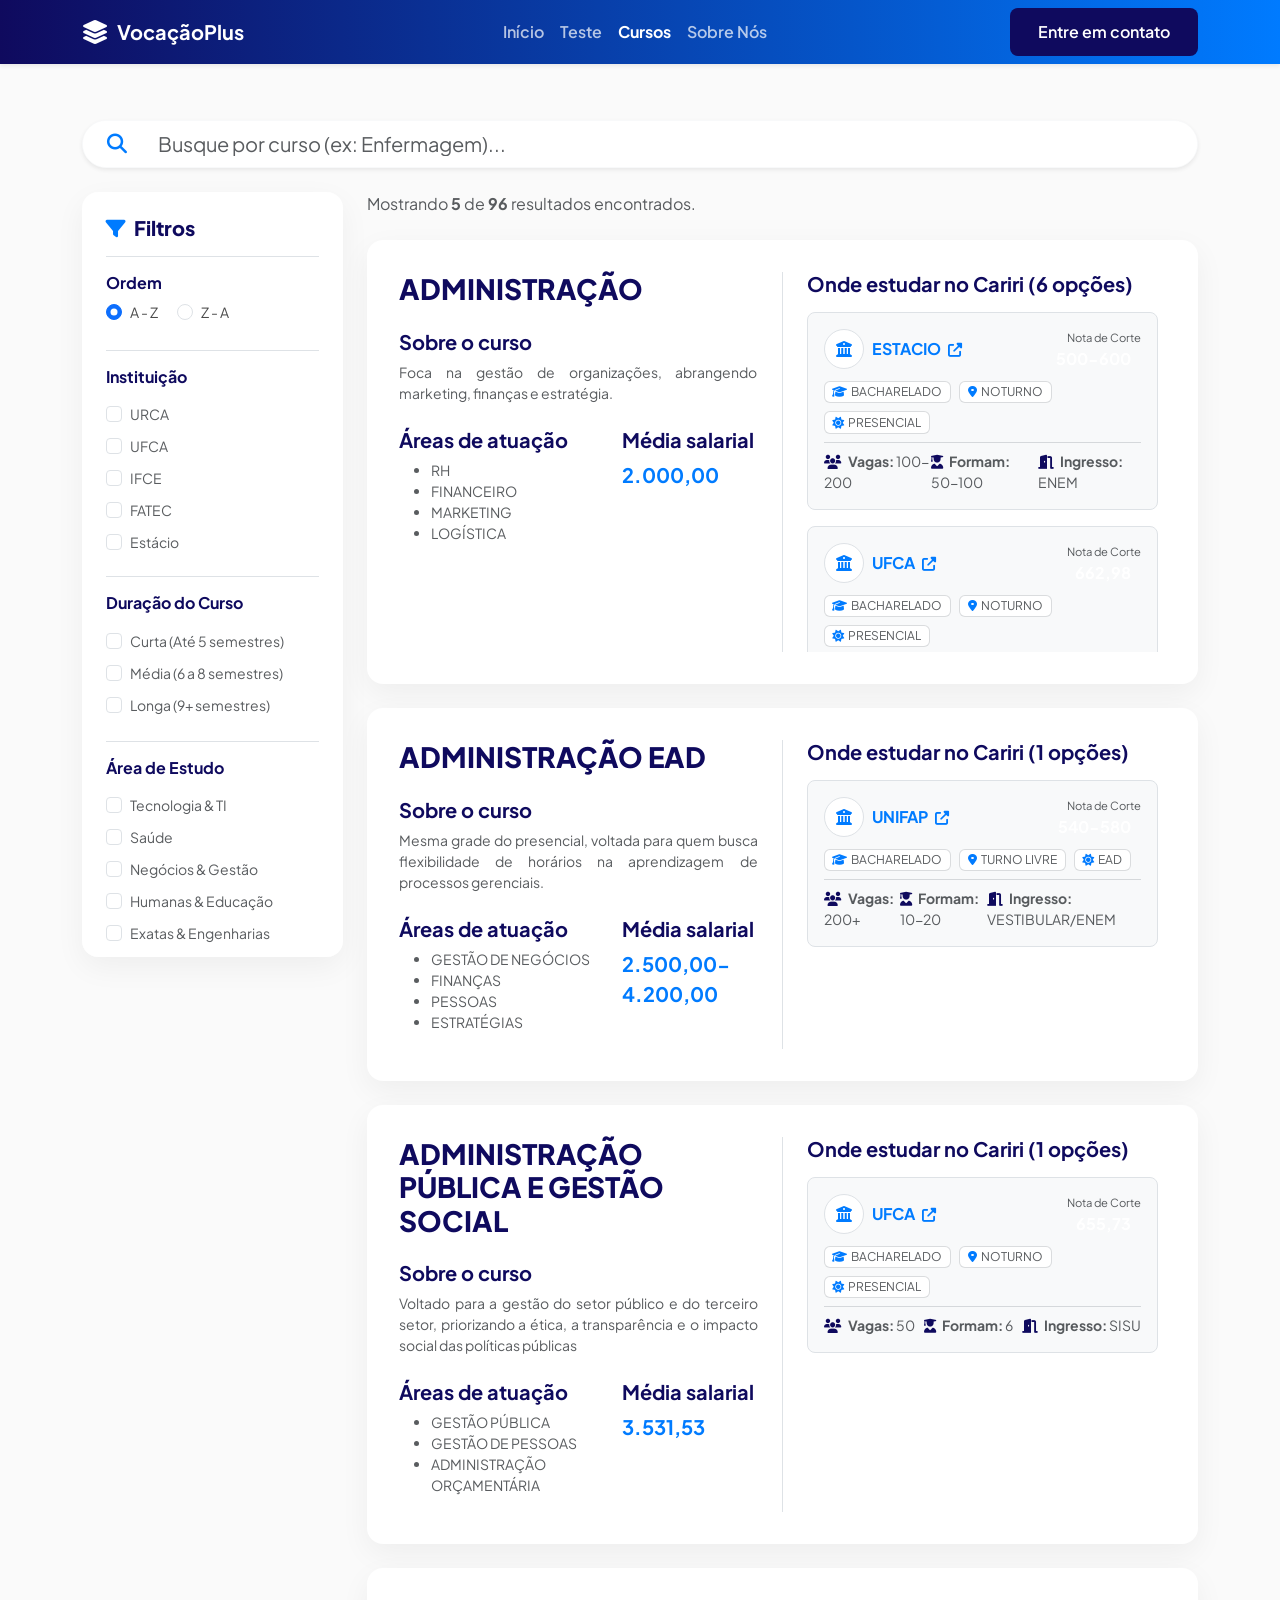
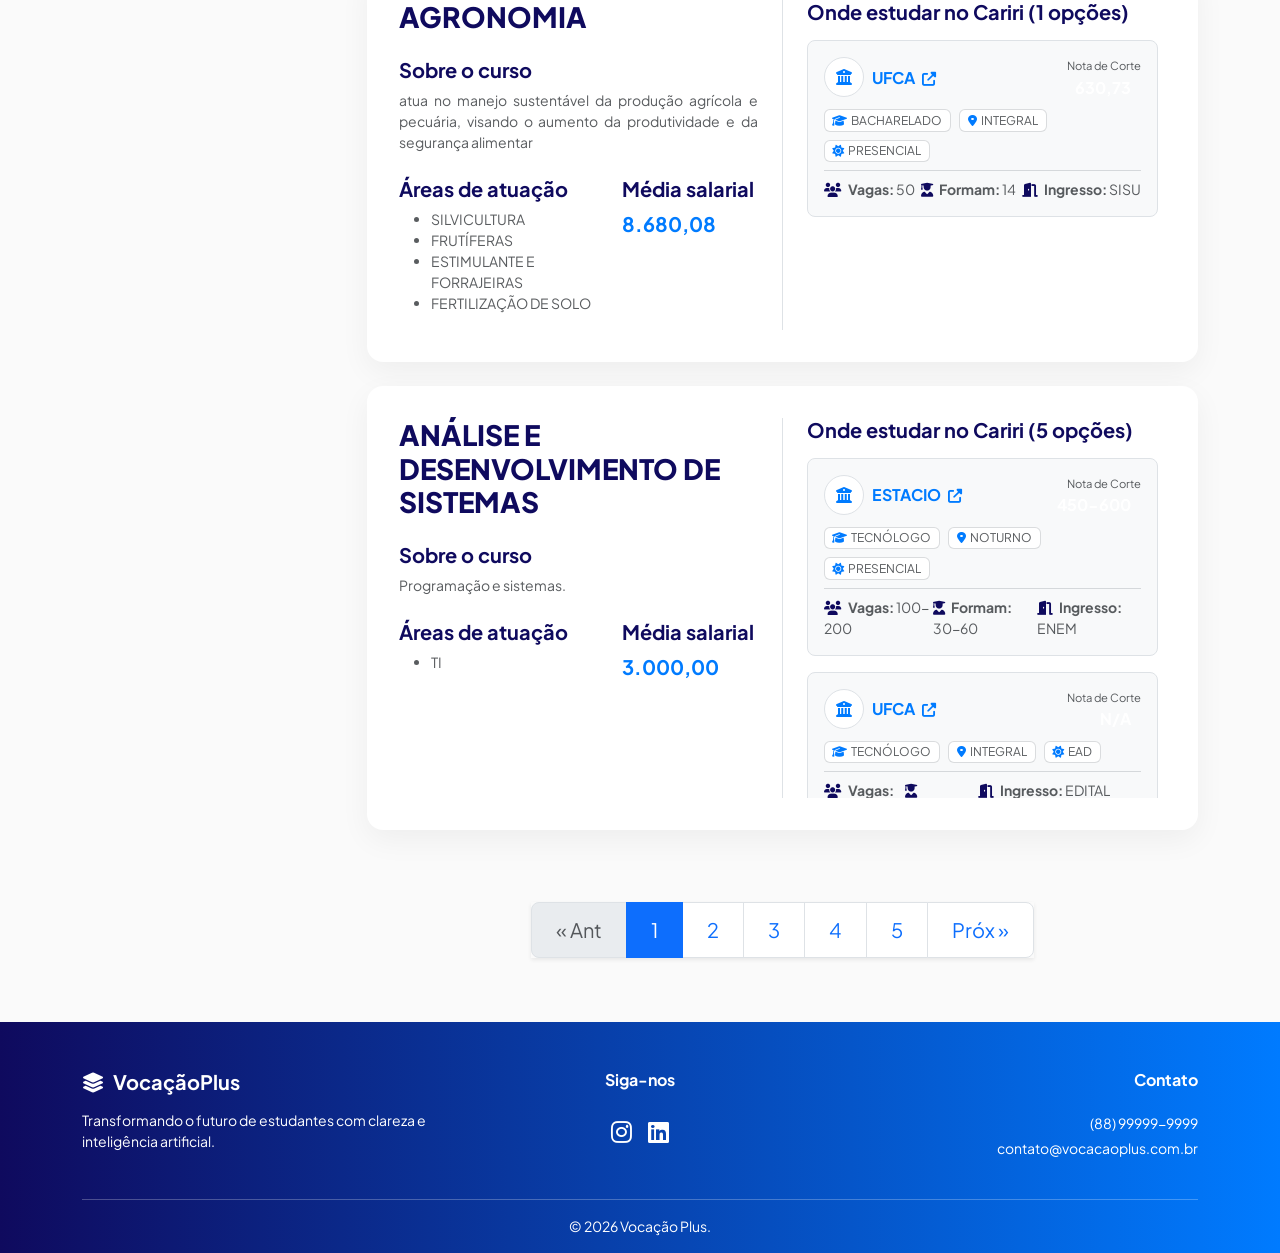
<file: cursos.html>
<!DOCTYPE html>
<html lang="pt-br">
<head>
    <meta charset="UTF-8">
    <meta name="viewport" content="width=device-width, initial-scale=1.0">
    <title>Catálogo de Cursos | Vocação Plus</title>
    <link href="https://cdn.jsdelivr.net/npm/bootstrap@5.3.0/dist/css/bootstrap.min.css" rel="stylesheet">
    <link rel="stylesheet" href="https://cdnjs.cloudflare.com/ajax/libs/font-awesome/6.4.0/css/all.min.css">
    <link rel="stylesheet" href="assets/css/style.css">
</head>
<body class="d-flex flex-column min-vh-100 bg-light-soft">

    <nav class="navbar navbar-expand-lg fixed-top bg-gradient-custom shadow-sm">
        <div class="container">
            <a class="navbar-brand fw-bold d-flex align-items-center text-white" href="index.html">
                <i class="fas fa-layer-group fs-4 me-2"></i> VocaçãoPlus
            </a>
            <button class="navbar-toggler border-0 text-white" type="button" data-bs-toggle="collapse" data-bs-target="#navbarNav">
                <i class="fas fa-bars"></i>
            </button>
            <div class="collapse navbar-collapse" id="navbarNav">
                <ul class="navbar-nav mx-auto">
                    <li class="nav-item"><a class="nav-link text-white-50" href="index.html">Início</a></li>
                    <li class="nav-item"><a class="nav-link text-white-50" href="quiz.html">Teste</a></li>
                    <li class="nav-item"><a class="nav-link text-white active" href="cursos.html">Cursos</a></li>
                    <li class="nav-item"><a class="nav-link text-white-50" href="sobre.html">Sobre Nós</a></li>
                </ul>
                <a href="#" class="btn btn-indigo">Entre em contato</a>
            </div>
        </div>
    </nav>

    <main class="flex-grow-1 pt-5 mt-5 container pb-5">
        
        <div class="row mb-4 pt-4">
            <div class="col-12">
                <div class="input-group input-group-lg shadow-sm rounded-pill overflow-hidden border border-light bg-white">
                    <span class="input-group-text bg-white border-0 text-vibrant ps-4"><i class="fas fa-search"></i></span>
                    <input type="text" id="input-pesquisa" class="form-control border-0 bg-white shadow-none text-muted" placeholder="Busque por curso (ex: Enfermagem)...">
                </div>
            </div>
        </div>

        <div class="row">
            <aside class="col-lg-3 mb-4">
                <div class="card-figma p-4 sticky-top" style="top: 100px; max-height: 85vh; overflow-y: auto;">
                    <div class="d-flex justify-content-between align-items-center border-bottom pb-3 mb-3">
                        <h5 class="fw-800 text-indigo mb-0"><i class="fas fa-filter me-2 text-vibrant"></i>Filtros</h5>
                        <button id="btn-limpar" class="btn btn-link text-muted small p-0 text-decoration-none d-none">Limpar</button>
                    </div>

                    <div class="mb-4">
                        <h6 class="fw-bold text-indigo mb-2">Ordem</h6>
                        <div class="form-check form-check-inline">
                            <input class="form-check-input" type="radio" name="ordem" id="ordem-az" value="az" checked>
                            <label class="form-check-label small" for="ordem-az">A - Z</label>
                        </div>
                        <div class="form-check form-check-inline">
                            <input class="form-check-input" type="radio" name="ordem" id="ordem-za" value="za">
                            <label class="form-check-label small" for="ordem-za">Z - A</label>
                        </div>
                    </div>

                    <div class="mb-4 border-top pt-3">
                        <h6 class="fw-bold text-indigo mb-3">Instituição</h6>
                        <div class="filtros-scroll" style="max-height: 150px; overflow-y: auto;">
                            <div class="form-check mb-2"><input class="form-check-input" type="checkbox" value="URCA" id="inst-urca" name="instituicao"><label class="form-check-label text-muted small" for="inst-urca">URCA</label></div>
                            <div class="form-check mb-2"><input class="form-check-input" type="checkbox" value="UFCA" id="inst-ufca" name="instituicao"><label class="form-check-label text-muted small" for="inst-ufca">UFCA</label></div>
                            <div class="form-check mb-2"><input class="form-check-input" type="checkbox" value="IFCE" id="inst-ifce" name="instituicao"><label class="form-check-label text-muted small" for="inst-ifce">IFCE</label></div>
                            <div class="form-check mb-2"><input class="form-check-input" type="checkbox" value="FATEC" id="inst-fatec" name="instituicao"><label class="form-check-label text-muted small" for="inst-fatec">FATEC</label></div>
                            <div class="form-check mb-2"><input class="form-check-input" type="checkbox" value="ESTÁCIO" id="inst-estacio" name="instituicao"><label class="form-check-label text-muted small" for="inst-estacio">Estácio</label></div>
                            <div class="form-check mb-2"><input class="form-check-input" type="checkbox" value="UNILEÃO" id="inst-unileao" name="instituicao"><label class="form-check-label text-muted small" for="inst-unileao">Unileão</label></div>
                            <div class="form-check mb-2"><input class="form-check-input" type="checkbox" value="UNINASSAU" id="inst-uninassau" name="instituicao"><label class="form-check-label text-muted small" for="inst-uninassau">Uninassau</label></div>
                            <div class="form-check mb-2"><input class="form-check-input" type="checkbox" value="UNIFAP" id="inst-unifap" name="instituicao"><label class="form-check-label text-muted small" for="inst-unifap">UNIFAP</label></div>
                            <div class="form-check mb-2"><input class="form-check-input" type="checkbox" value="UNIFAMEC" id="inst-unifamec" name="instituicao"><label class="form-check-label text-muted small" for="inst-unifamec">UNIFAMEC</label></div>
                        </div>
                    </div>


                    <div class="mb-4 border-top pt-3">
                        <h6 class="fw-bold text-indigo mb-3">Duração do Curso</h6>
                        <div class="form-check mb-2"><input class="form-check-input" type="checkbox" value="curto" id="dur-curto" name="duracao"><label class="form-check-label text-muted small" for="dur-curto">Curta (Até 5 semestres)</label></div>
                        <div class="form-check mb-2"><input class="form-check-input" type="checkbox" value="medio" id="dur-medio" name="duracao"><label class="form-check-label text-muted small" for="dur-medio">Média (6 a 8 semestres)</label></div>
                        <div class="form-check mb-2"><input class="form-check-input" type="checkbox" value="longo" id="dur-longo" name="duracao"><label class="form-check-label text-muted small" for="dur-longo">Longa (9+ semestres)</label></div>
                    </div>

                    <div class="mb-4 border-top pt-3">
                        <h6 class="fw-bold text-indigo mb-3">Área de Estudo</h6>
                        <div class="form-check mb-2"><input class="form-check-input" type="checkbox" value="TECNOLOGIA" name="area"><label class="form-check-label text-muted small">Tecnologia & TI</label></div>
                        <div class="form-check mb-2"><input class="form-check-input" type="checkbox" value="SAUDE" name="area"><label class="form-check-label text-muted small">Saúde</label></div>
                        <div class="form-check mb-2"><input class="form-check-input" type="checkbox" value="NEGOCIOS" name="area"><label class="form-check-label text-muted small">Negócios & Gestão</label></div>
                        <div class="form-check mb-2"><input class="form-check-input" type="checkbox" value="HUMANAS" name="area"><label class="form-check-label text-muted small">Humanas & Educação</label></div>
                        <div class="form-check mb-2"><input class="form-check-input" type="checkbox" value="EXATAS" name="area"><label class="form-check-label text-muted small">Exatas & Engenharias</label></div>
                    </div>

                    <button id="btn-filtrar" class="btn btn-indigo w-100 rounded-pill mt-2">Aplicar Filtros</button>
                </div>
            </aside>

            <section class="col-lg-9">
                <div class="d-flex justify-content-between align-items-center mb-4">
                    <p class="text-muted mb-0" id="info-resultados">Carregando cursos...</p>
                </div>

                <div id="container-cursos" class="row">
                    <div class="text-center py-5 my-5 w-100">
                        <div class="spinner-border text-vibrant" role="status"></div>
                    </div>
                </div>

                <nav class="mt-5 d-flex justify-content-center">
                    <ul class="pagination pagination-lg shadow-sm" id="paginacao-cursos"></ul>
                </nav>
            </section>
        </div>
    </main>

    <footer class="footer bg-gradient-custom pt-5 pb-3 text-white">
        <div class="container text-center text-lg-start">
            <div class="row gy-4">
                <div class="col-lg-4">
                    <h5 class="fw-bold"><i class="fas fa-layer-group me-2"></i>VocaçãoPlus</h5>
                    <p class="mt-3 small">Transformando o futuro de estudantes com clareza e inteligência artificial.</p>
                </div>
                <div class="col-lg-4 text-center">
                    <h6 class="fw-bold mb-4">Siga-nos</h6>
                    <div class="d-flex justify-content-center gap-3 fs-4">
                        <a href="#" class="text-white"><i class="fab fa-instagram"></i></a>
                        <a href="#" class="text-white"><i class="fab fa-linkedin"></i></a>
                    </div>
                </div>
                <div class="col-lg-4 text-center text-lg-end">
                    <h6 class="fw-bold mb-4">Contato</h6>
                    <p class="small mb-1">(88) 99999-9999</p>
                    <p class="small">contato@vocacaoplus.com.br</p>
                </div>
            </div>
            <hr class="mt-4 opacity-25">
            <p class="text-center small mb-0">&copy; 2026 Vocação Plus.</p>
        </div>
    </footer>

    <script src="https://cdn.jsdelivr.net/npm/bootstrap@5.3.0/dist/js/bootstrap.bundle.min.js"></script>
    <script src="assets/js/data.js"></script>
</body>
</html>
</file>
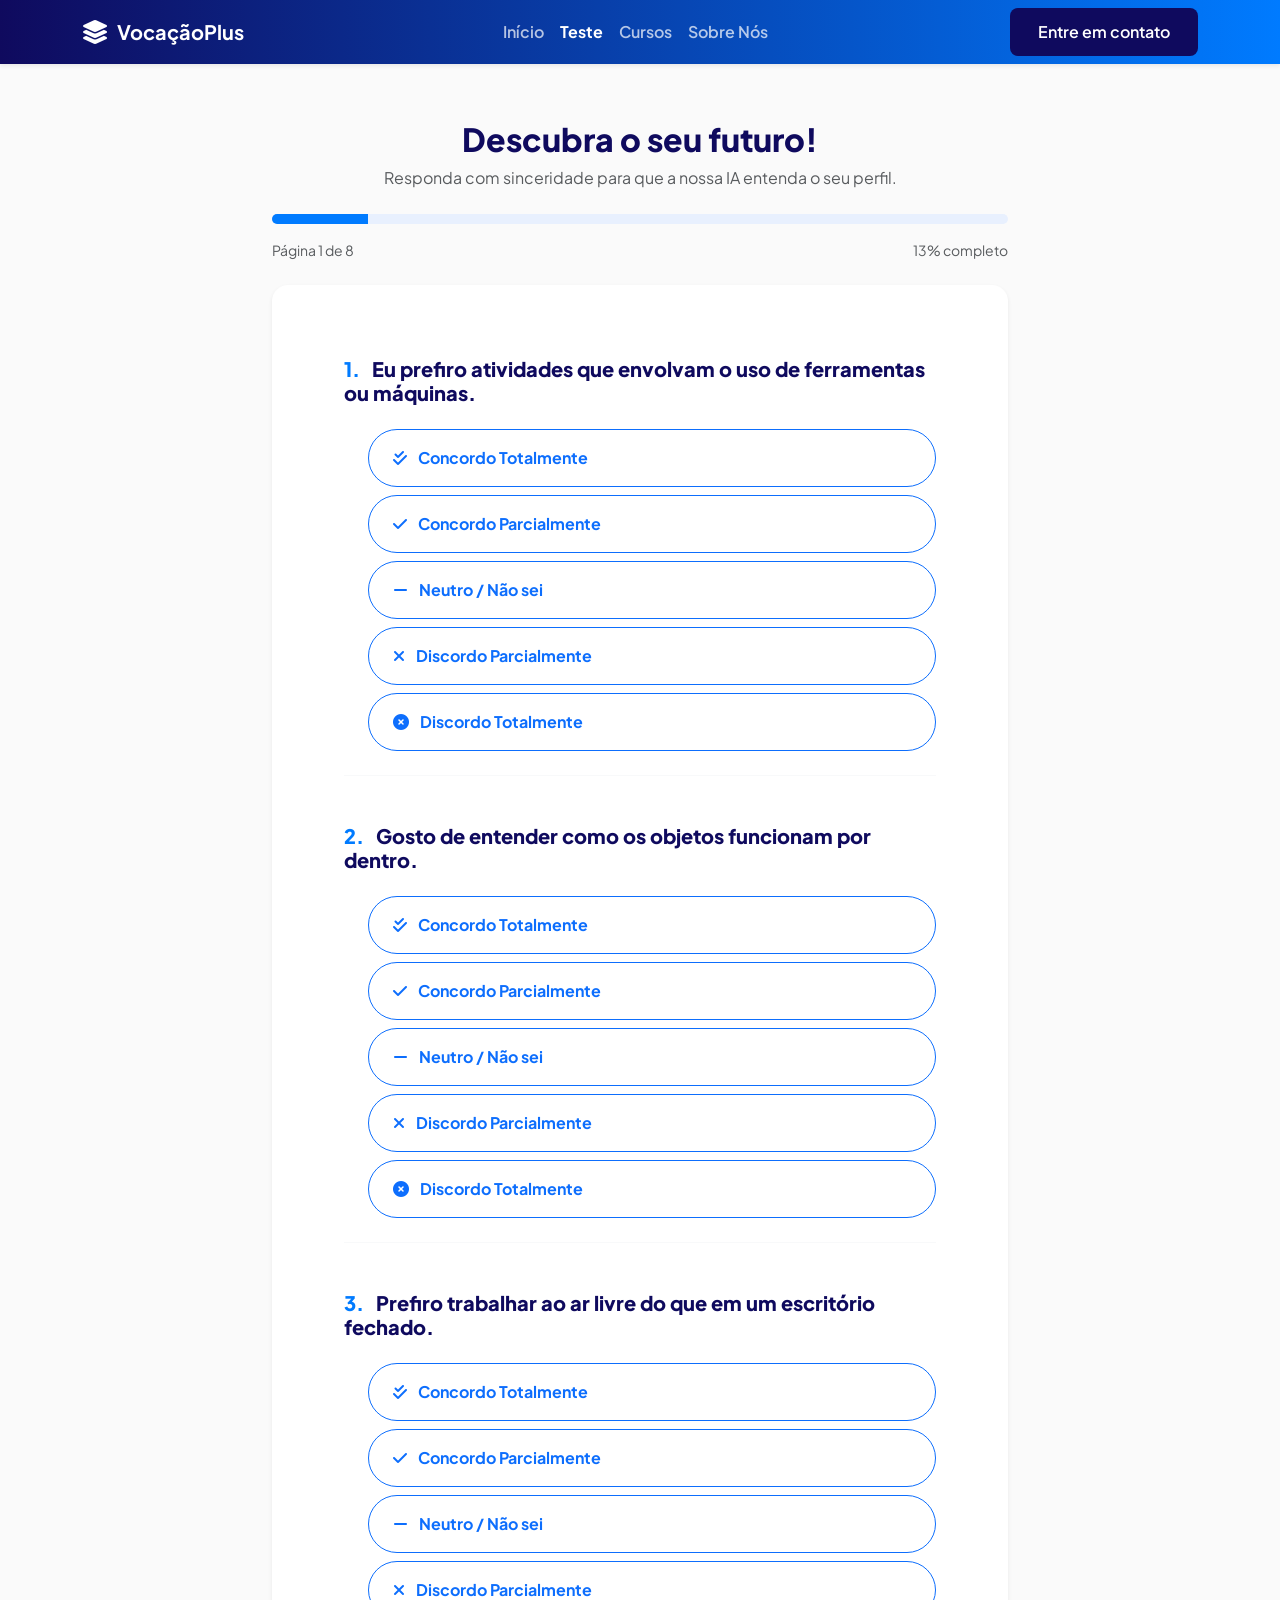
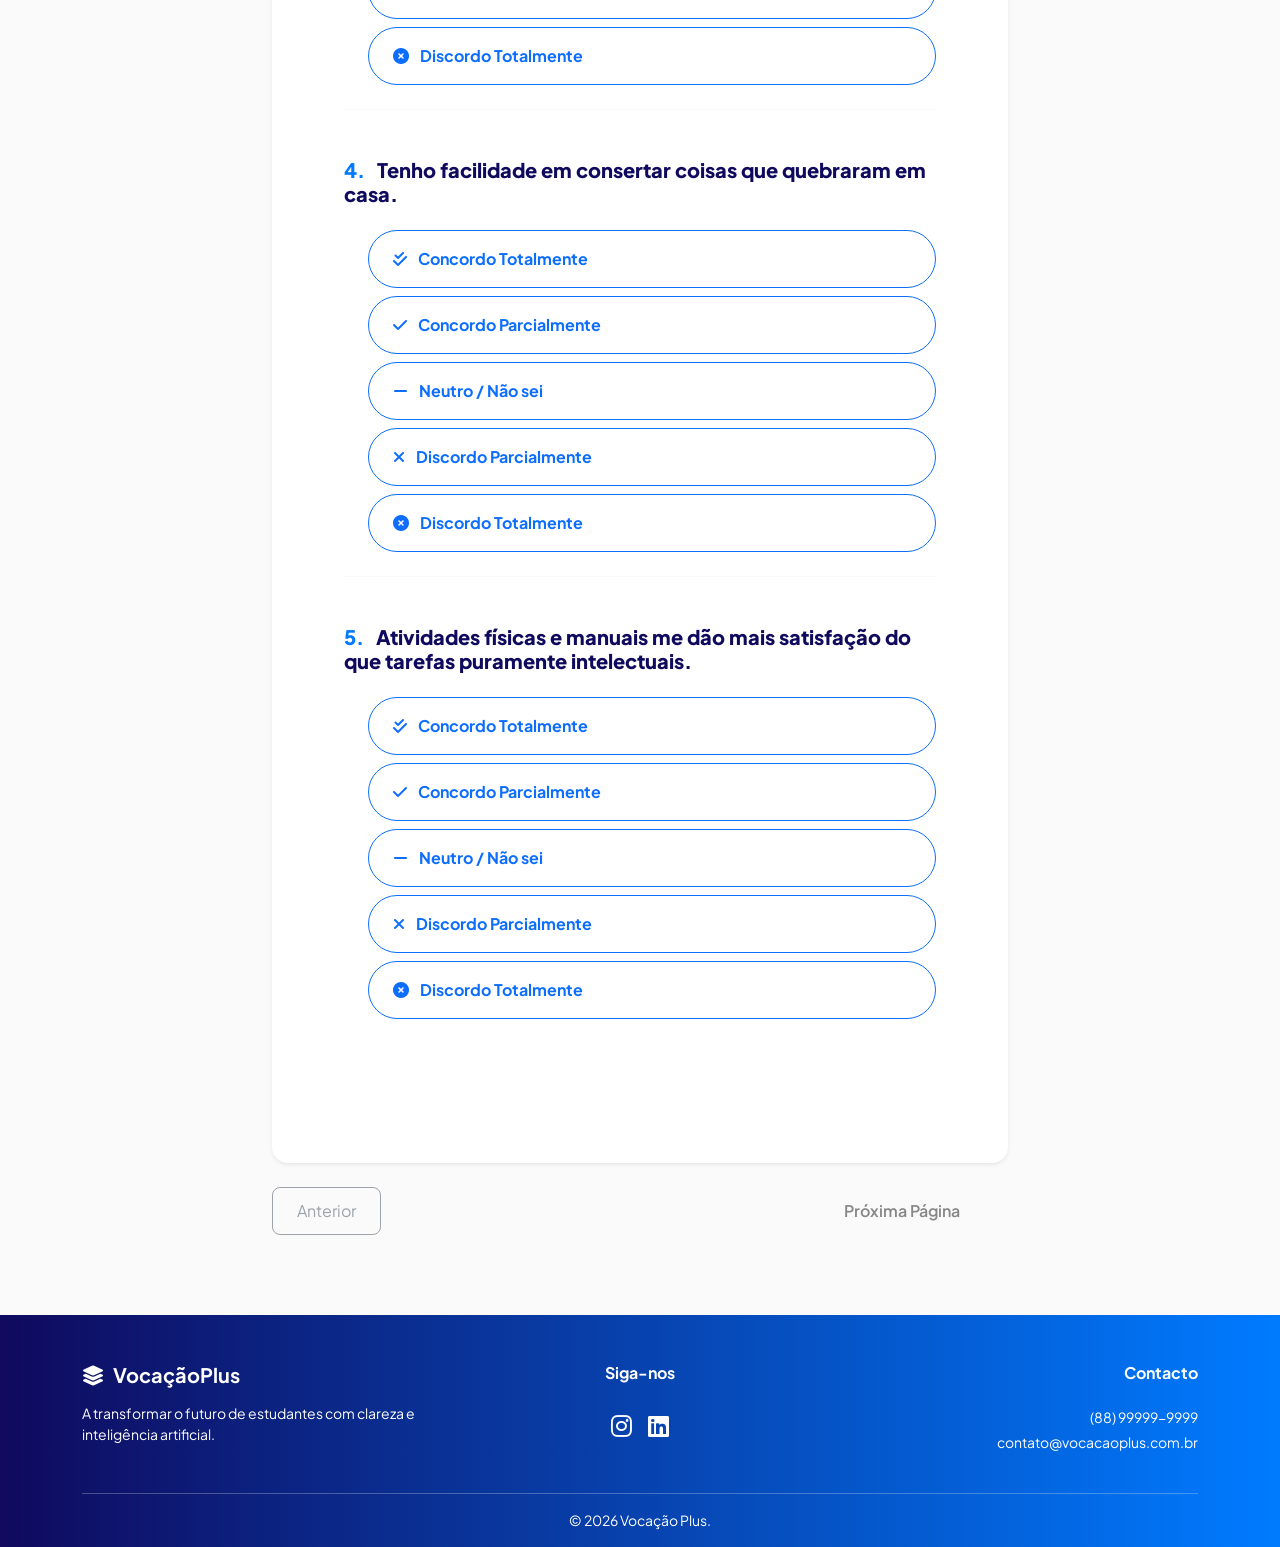
<file: quiz.html>
<!DOCTYPE html>
<html lang="pt-br">
<head>
    <meta charset="UTF-8">
    <meta name="viewport" content="width=device-width, initial-scale=1.0">
    <title>Teste Vocacional | Vocação Plus</title>
    <link href="https://cdn.jsdelivr.net/npm/bootstrap@5.3.0/dist/css/bootstrap.min.css" rel="stylesheet">
    <link rel="stylesheet" href="https://cdnjs.cloudflare.com/ajax/libs/font-awesome/6.4.0/css/all.min.css">
    <link rel="stylesheet" href="assets/css/style.css">
</head>
<body class="d-flex flex-column min-vh-100 bg-light-soft">

    <nav class="navbar navbar-expand-lg fixed-top bg-gradient-custom shadow-sm">
        <div class="container">
            <a class="navbar-brand fw-bold d-flex align-items-center text-white" href="index.html">
                <i class="fas fa-layer-group fs-4 me-2"></i> VocaçãoPlus
            </a>
            <button class="navbar-toggler border-0 text-white" type="button" data-bs-toggle="collapse" data-bs-target="#navbarNav">
                <i class="fas fa-bars"></i>
            </button>
            <div class="collapse navbar-collapse" id="navbarNav">
                <ul class="navbar-nav mx-auto">
                    <li class="nav-item"><a class="nav-link text-white-50" href="index.html">Início</a></li>
                    <li class="nav-item"><a class="nav-link text-white active" href="quiz.html">Teste</a></li>
                    <li class="nav-item"><a class="nav-link text-white-50" href="cursos.html">Cursos</a></li>
                    <li class="nav-item"><a class="nav-link text-white-50" href="sobre.html">Sobre Nós</a></li>
                </ul>
                <a href="#" class="btn btn-indigo">Entre em contato</a>
            </div>
        </div>
    </nav>

    <main class="flex-grow-1 container" style="margin-top: 120px; margin-bottom: 80px;">
        <div class="row justify-content-center">
            <div class="col-lg-8">
                
                <div class="text-center mb-4">
                    <h2 class="fw-800 text-indigo">Descubra o seu futuro!</h2>
                    <p class="text-muted">Responda com sinceridade para que a nossa IA entenda o seu perfil.</p>
                </div>

                <div class="progress mb-3" style="height: 10px; background-color: #E8F0FE;">
                    <div class="progress-bar bg-vibrant-blue" id="barra-progresso" style="width: 0%; background-color: var(--vp-vibrant-blue); transition: width 0.4s ease;"></div>
                </div>
                <div class="d-flex justify-content-between text-muted small mb-4">
                    <span id="status-texto">Página 1 de 8</span>
                    <span id="status-porcentagem">0% completo</span>
                </div>

                <div id="container-quiz" class="bg-white rounded-4 p-4 shadow-sm mb-4">
                    <h4 class="text-indigo fw-bold text-center py-5">
                        <i class="fas fa-spinner fa-spin me-2"></i> A preparar o teste...
                    </h4>
                </div>

                <div class="d-flex justify-content-between">
                    <button class="btn btn-outline-secondary px-4 rounded-3" id="btn-ant" disabled>Anterior</button>
                    <button class="btn btn-indigo px-5 rounded-3" id="btn-prox">Próxima Página</button>
                </div>

            </div>
        </div>
    </main>

    <footer class="footer bg-gradient-custom pt-5 pb-3 mt-auto text-white">
        <div class="container text-center text-lg-start">
            <div class="row gy-4">
                <div class="col-lg-4">
                    <h5 class="fw-bold"><i class="fas fa-layer-group me-2"></i>VocaçãoPlus</h5>
                    <p class="mt-3 small">A transformar o futuro de estudantes com clareza e inteligência artificial.</p>
                </div>
                <div class="col-lg-4 text-center">
                    <h6 class="fw-bold mb-4">Siga-nos</h6>
                    <div class="d-flex justify-content-center gap-3 fs-4">
                        <a href="#" class="text-white"><i class="fab fa-instagram"></i></a>
                        <a href="#" class="text-white"><i class="fab fa-linkedin"></i></a>
                    </div>
                </div>
                <div class="col-lg-4 text-center text-lg-end">
                    <h6 class="fw-bold mb-4">Contacto</h6>
                    <p class="small mb-1">(88) 99999-9999</p>
                    <p class="small">contato@vocacaoplus.com.br</p>
                </div>
            </div>
            <hr class="mt-4 opacity-25">
            <p class="text-center small mb-0">&copy; 2026 Vocação Plus.</p>
        </div>
    </footer>

    <script src="https://cdn.jsdelivr.net/npm/bootstrap@5.3.0/dist/js/bootstrap.bundle.min.js"></script>
    <script src="assets/js/quiz.js"></script>
</body>
</html>
</file>
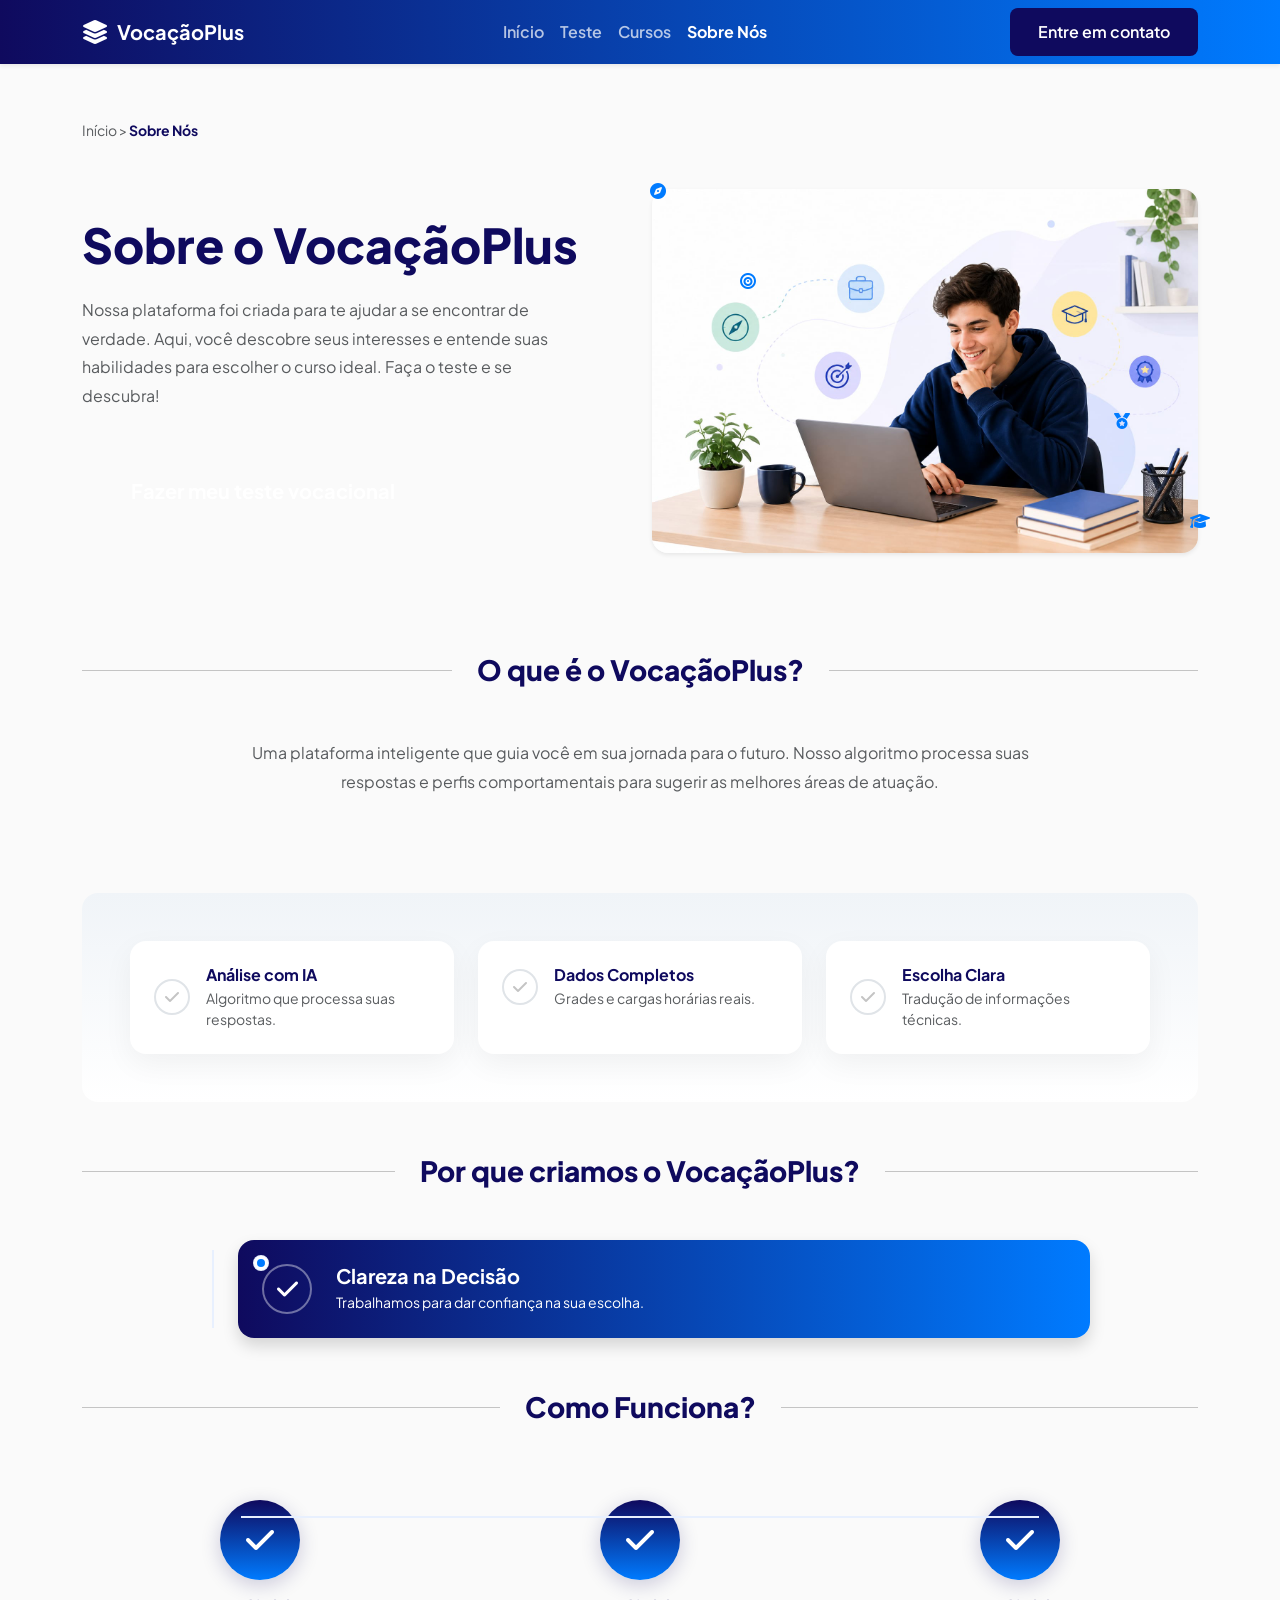
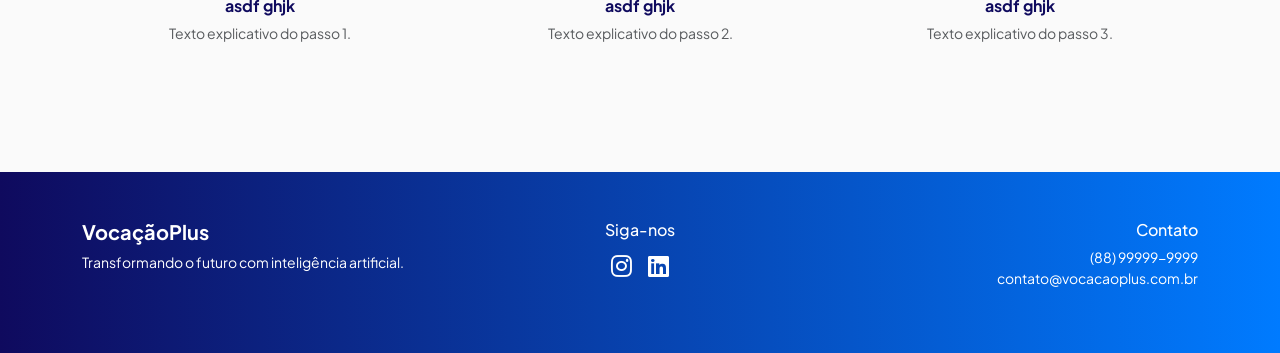
<file: sobre.html>
<!DOCTYPE html>
<html lang="pt-br">
<head>
    <meta charset="UTF-8">
    <meta name="viewport" content="width=device-width, initial-scale=1.0">
    <title>Sobre Nós | VocaçãoPlus</title>
    
    <link href="https://cdn.jsdelivr.net/npm/bootstrap@5.3.0/dist/css/bootstrap.min.css" rel="stylesheet">
    
    <link rel="stylesheet" href="https://cdnjs.cloudflare.com/ajax/libs/font-awesome/6.4.0/css/all.min.css">
    
    <link rel="stylesheet" href="assets/css/style.css">
</head>
<body class="bg-light-soft d-flex flex-column min-vh-100">

    <nav class="navbar navbar-expand-lg fixed-top bg-gradient-custom shadow-sm">
        <div class="container">
            <a class="navbar-brand fw-bold d-flex align-items-center text-white" href="index.html">
                <i class="fas fa-layer-group fs-4 me-2"></i> VocaçãoPlus
            </a>
            
            <button class="navbar-toggler border-0 text-white" type="button" data-bs-toggle="collapse" data-bs-target="#navbarNav">
                <i class="fas fa-bars"></i>
            </button>

            <div class="collapse navbar-collapse" id="navbarNav">
                <ul class="navbar-nav mx-auto">
                    <li class="nav-item"><a class="nav-link" href="index.html">Início</a></li>
                    <li class="nav-item"><a class="nav-link" href="quiz.html">Teste</a></li>
                    <li class="nav-item"><a class="nav-link" href="cursos.html">Cursos</a></li>
                    <li class="nav-item"><a class="nav-link active" href="sobre.html">Sobre Nós</a></li>
                </ul>
                <a href="#" class="btn btn-indigo">Entre em contato</a>
            </div>
        </div>
    </nav>

    <main class="flex-grow-1 container" style="margin-top: 120px; margin-bottom: 5rem;">
        
        <nav class="breadcrumb-container small text-muted mb-5">
            Início &gt; <span class="text-indigo fw-bold">Sobre Nós</span>
        </nav>

        <section class="hero-about row align-items-center mb-5 pb-5">
            <div class="col-lg-6 pe-lg-5">
                <h1 class="display-4 fw-800 text-indigo mb-4">Sobre o VocaçãoPlus</h1>
                <p class="text-muted mb-5" style="line-height: 1.8;">
                    Nossa plataforma foi criada para te ajudar a se encontrar de verdade. Aqui, você descobre seus interesses e entende suas habilidades para escolher o curso ideal. Faça o teste e se descubra!
                </p>
                <a href="quiz.html" class="btn btn-vibrant text-white rounded-pill px-5 py-3 fs-5 fw-bold hover-up">
                    Fazer meu teste vocacional
                </a>
            </div>
            <div class="col-lg-6 text-center text-lg-end position-relative mt-5 mt-lg-0">
                <img src="assets/img/estudante.jpeg" alt="Estudante" class="img-fluid rounded-4 shadow-sm" style="max-height: 450px;">
                <div class="icon-floating-circle position-absolute" style="top: -10px; left: 10px;"> <i class="fas fa-compass text-vibrant"></i></div>
                <div class="icon-floating-circle position-absolute" style="top: 80px; left: 100px;"> <i class="fas fa-bullseye text-vibrant"></i></div>
                <div class="icon-floating-circle position-absolute" style="bottom: 120px; right: 80px;"> <i class="fas fa-medal text-vibrant"></i></div>
                <div class="icon-floating-circle position-absolute" style="bottom: 20px; right: 0;"> <i class="fas fa-graduation-cap text-vibrant"></i></div>
            </div>
        </section>

        <div class="divider-container my-5">
            <span class="divider-text">O que é o VocaçãoPlus?</span>
        </div>

        <p class="text-center text-muted mb-5 pb-5 mx-auto" style="max-width: 800px; line-height: 1.8;">
            Uma plataforma inteligente que guia você em sua jornada para o futuro. Nosso algoritmo processa suas respostas e perfis comportamentais para sugerir as melhores áreas de atuação.
        </p>

        <section class="about-pillars rounded-4 p-5 mb-5 bg-light-gradient">
            <div class="row g-4 justify-content-center">
                <div class="col-md-4">
                    <div class="card-figma h-100 p-4 border-0 hover-up">
                        <div class="d-flex align-items-center gap-3">
                            <div class="icon-check-circle-figma"><i class="fas fa-check"></i></div>
                            <div>
                                <h6 class="fw-bold text-indigo mb-1">Análise com IA</h6>
                                <p class="text-muted small mb-0">Algoritmo que processa suas respostas.</p>
                            </div>
                        </div>
                    </div>
                </div>
                <div class="col-md-4">
                    <div class="card-figma h-100 p-4 border-0 hover-up">
                        <div class="d-flex align-items-center gap-3">
                            <div class="icon-check-circle-figma"><i class="fas fa-check"></i></div>
                            <div>
                                <h6 class="fw-bold text-indigo mb-1">Dados Completos</h6>
                                <p class="text-muted small mb-0">Grades e cargas horárias reais.</p>
                            </div>
                        </div>
                    </div>
                </div>
                <div class="col-md-4">
                    <div class="card-figma h-100 p-4 border-0 hover-up">
                        <div class="d-flex align-items-center gap-3">
                            <div class="icon-check-circle-figma"><i class="fas fa-check"></i></div>
                            <div>
                                <h6 class="fw-bold text-indigo mb-1">Escolha Clara</h6>
                                <p class="text-muted small mb-0">Tradução de informações técnicas.</p>
                            </div>
                        </div>
                    </div>
                </div>
            </div>
        </section>

        <div class="divider-container my-5">
            <span class="divider-text">Por que criamos o VocaçãoPlus?</span>
        </div>

        <div class="timeline-vertical-figma mx-auto" style="max-width: 900px;">
            <div class="timeline-item d-flex align-items-start mb-5 position-relative">
                <div class="timeline-marker mt-3"></div>
                <div class="card-figma timeline-card-large p-4 w-100 shadow text-white">
                    <div class="d-flex align-items-center gap-4">
                        <div class="icon-check-circle-figma-large"><i class="fas fa-check"></i></div>
                        <div>
                            <h5 class="fw-bold mb-1">Clareza na Decisão</h5>
                            <p class="small mb-0">Trabalhamos para dar confiança na sua escolha.</p>
                        </div>
                    </div>
                </div>
            </div>
            </div>

        <div class="divider-container my-5">
            <span class="divider-text">Como Funciona?</span>
        </div>

        <div class="row g-4 justify-content-center process-circles-figma mt-5 position-relative">
            <div class="col-md-4 text-center">
                <div class="process-circle-figma mx-auto mb-3"><i class="fas fa-check"></i></div>
                <h6 class="fw-bold text-indigo">asdf ghjk</h6>
                <p class="text-muted small">Texto explicativo do passo 1.</p>
            </div>
            <div class="col-md-4 text-center">
                <div class="process-circle-figma mx-auto mb-3"><i class="fas fa-check"></i></div>
                <h6 class="fw-bold text-indigo">asdf ghjk</h6>
                <p class="text-muted small">Texto explicativo do passo 2.</p>
            </div>
            <div class="col-md-4 text-center">
                <div class="process-circle-figma mx-auto mb-3"><i class="fas fa-check"></i></div>
                <h6 class="fw-bold text-indigo">asdf ghjk</h6>
                <p class="text-muted small">Texto explicativo do passo 3.</p>
            </div>
        </div>
    </main>

    <footer class="footer bg-gradient-custom text-white py-5 mt-auto">
        <div class="container text-center text-lg-start">
            <div class="row gy-4">
                <div class="col-lg-4">
                    <h5 class="fw-bold">VocaçãoPlus</h5>
                    <p class="small">Transformando o futuro com inteligência artificial.</p>
                </div>
                <div class="col-lg-4 text-center">
                    <h6>Siga-nos</h6>
                    <div class="d-flex justify-content-center gap-3 fs-4">
                        <a href="#" class="text-white"><i class="fab fa-instagram"></i></a>
                        <a href="#" class="text-white"><i class="fab fa-linkedin"></i></a>
                    </div>
                </div>
                <div class="col-lg-4 text-center text-lg-end">
                    <h6>Contato</h6>
                    <p class="small">(88) 99999-9999<br>contato@vocacaoplus.com.br</p>
                </div>
            </div>
        </div>
    </footer>

    <script src="https://cdn.jsdelivr.net/npm/bootstrap@5.3.0/dist/js/bootstrap.bundle.min.js"></script>
    <script src="assets/js/index.js"></script>
</body>
</html>
</file>
<file: assets/css/style.css>
/* ==========================================================================
   CSS BASE - TCC VOCAÇÃO PLUS
   Fidelidade ao Figma e Correção de Layout
   ========================================================================== */

@import url('https://fonts.googleapis.com/css2?family=Plus+Jakarta+Sans:wght@400;500;600;700;800&display=swap');

:root {
    /* Cores exatas do seu Figma */
    --vp-dark-indigo: #0F0A5E;    /* Lado esquerdo da Navbar e botões */
    --vp-vibrant-blue: #007BFF;   /* Lado direito da Navbar e ícones */
    --vp-text-gray: #4A4A4A;      /* Texto de parágrafos */
    --vp-bg-light: #FAFAFA;       /* Fundo padrão */
    --vp-check-gray: #C4C4C4;     /* Cor dos checks cinzas */
}

/* 1. RESET E BASE */
body {
    font-family: 'Plus Jakarta Sans', sans-serif;
    background-color: var(--vp-bg-light);
    color: var(--vp-text-gray);
    -webkit-font-smoothing: antialiased;
    overflow-x: hidden; /* Evita barra de rolagem horizontal indesejada */
}

/* 2. UTILITÁRIOS DE TEXTO E COR */
.text-indigo { color: var(--vp-dark-indigo) !important; }
.text-vibrant { color: var(--vp-vibrant-blue) !important; }
.fw-800 { font-weight: 800 !important; }
.display-4 { font-size: 3rem; line-height: 1.1; }

/* 3. NAVBAR PADRÃO (Fundo degradê, texto branco) */
.bg-gradient-custom {
    background: linear-gradient(90deg, var(--vp-dark-indigo) 0%, var(--vp-vibrant-blue) 100%) !important;
}

.navbar-brand, .nav-link {
    color: white !important;
    transition: opacity 0.2s ease;
}

.nav-link {
    font-weight: 600;
    opacity: 0.7; /* Efeito text-white-50 do design */
}

.nav-link:hover, .nav-link.active {
    opacity: 1;
    font-weight: 700;
}

/* 4. BOTÕES (Design Figma: cantos menos arredondados) */
.btn-indigo {
    background-color: var(--vp-dark-indigo);
    color: white;
    font-weight: 600;
    border-radius: 8px; /* Cantos conforme design */
    padding: 12px 28px;
    border: none;
    transition: all 0.3s ease;
}

.btn-indigo:hover {
    background-color: #0d0950;
    transform: translateY(-2px);
    box-shadow: 0 8px 20px rgba(15, 10, 94, 0.2);
    color: white;
}

/* 5. CARDS BASE E EFEITOS */
.card-figma {
    background-color: white;
    border-radius: 16px;
    border: none;
    padding: 2rem;
    box-shadow: 0 10px 30px rgba(0, 0, 0, 0.05);
    transition: transform 0.3s ease, box-shadow 0.3s ease;
}

.hover-up:hover {
    transform: translateY(-5px);
    box-shadow: 0 15px 35px rgba(15, 10, 94, 0.1);
}

/* ==========================================================================
   CORREÇÕES ESPECÍFICAS DA PÁGINA SOBRE NÓS (Baseado nas fotos enviadas)
   ========================================================================== */

/* CORREÇÃO 1: Linha Divisória (Texto atravessado na Foto 2 e 6) */
.divider-container {
    position: relative;
    text-align: center;
    margin: 4rem 0;
    z-index: 1; /* Garante que fique acima de fundos gradientes */
}

.divider-container::after {
    content: "";
    position: absolute;
    top: 50%;
    left: 0;
    width: 100%;
    height: 1px;
    background-color: #C4C4C4; /* Cor exata da linha do Figma */
    z-index: -1; /* Coloca a linha ATRÁS do texto */
}

.divider-text {
    position: relative;
    display: inline-block;
    background-color: var(--vp-bg-light); /* IMPORTANTE: Mesma cor do fundo para tapar a linha */
    padding: 0 25px; /* Espaçamento nas laterais do texto */
    font-weight: 800;
    font-size: 1.75rem;
    color: var(--vp-dark-indigo);
    z-index: 2; /* Garante que o texto fique ACIMA da linha */
}

/* Garante que o divider dentro do gradiente também funcione */
.about-pillars .divider-text {
    background-color: #F8FBFF; /* Cor do fundo gradiente */
}

/* CORREÇÃO 2: Seção de Pilares eChecks Alinhados (Foto 3) */
.bg-light-gradient {
    /* Gradiente suave de fundo do design */
    background: linear-gradient(180deg, #F0F4F8 0%, #FFFFFF 100%);
}

.icon-check-circle-figma {
    display: flex;
    align-items: center;
    justify-content: center;
    /* Tamanho fixo para garantir que seja um círculo perfeito */
    width: 36px; 
    height: 36px;
    min-width: 36px; /* Impede o flexbox de achatar */
    border-radius: 50%;
    border: 2px solid #E0E4E8;
    color: var(--vp-check-gray);
    font-size: 1rem;
    background-color: white;
}

/* CORREÇÃO 3: Linha do Tempo Vertical e Cards Grandes (Foto 4) */
.timeline-vertical-figma {
    position: relative;
    padding-left: 3rem; /* Espaço para a linha e bolinha */
}

/* A linha vertical cinza */
.timeline-vertical-figma::before {
    content: "";
    position: absolute;
    top: 10px;
    left: calc(1rem + 6px); /* Centraliza a linha com a bolinha */
    width: 2px;
    height: calc(100% - 20px);
    background-color: #E8F0FE;
    z-index: 0;
}

.timeline-marker {
    display: block;
    width: 14px;
    height: 14px;
    border-radius: 50%;
    background-color: var(--vp-vibrant-blue);
    border: 3px solid white;
    box-shadow: 0 0 0 1px #E8F0FE;
    position: absolute;
    left: 1rem;
    z-index: 2;
}

.timeline-card-large {
    /* Aplica o degradê do design no card */
    background: linear-gradient(90deg, var(--vp-dark-indigo) 0%, var(--vp-vibrant-blue) 100%) !important;
    border-radius: 16px;
    border: none;
}

.icon-check-circle-figma-large {
    display: flex;
    align-items: center;
    justify-content: center;
    width: 50px;
    height: 50px;
    min-width: 50px;
    border-radius: 50%;
    border: 2px solid rgba(255,255,255,0.4);
    color: white;
    font-size: 1.5rem;
}

/* CORREÇÃO 4: Círculos do Processo Ovais (Foto 5) */
.process-circles-figma .col-md-4 {
    /* Reset de margens do Bootstrap que quebram o alinhamento central */
    margin-bottom: 2rem; 
}

.process-circle-figma {
    display: flex;
    align-items: center;
    justify-content: center;
    /* Tamanho fixo obrigatório para não ficar oval */
    width: 80px;
    height: 80px;
    min-width: 80px;
    border-radius: 50%;
    /* Degradê vertical azul escuro -> vibrante */
    background: linear-gradient(180deg, var(--vp-dark-indigo) 0%, var(--vp-vibrant-blue) 100%);
    color: white;
    font-size: 2rem;
    box-shadow: 0 5px 20px rgba(15, 10, 94, 0.2);
}

/* Linha conectora horizontal (Desktop) */
@media (min-width: 768px) {
    .process-circles-figma::before {
        content: "";
        position: absolute;
        top: 40px; /* Alinha com o centro do círculo de 80px */
        left: 15%;
        width: 70%;
        height: 2px;
        background-color: #E8F0FE;
        z-index: 0;
    }
}

/* CORREÇÃO 5: Cards de Equipe Pequenos e Alinhados */
.team-cards-figma .card-figma {
    padding: 1.5rem;
    text-align: center;
}

.team-cards-figma i {
    font-size: 2.5rem;
    color: white;
    opacity: 0.9;
}

/* Utilitários Finais */
.z-index-2 { z-index: 2; }
.position-relative { position: relative; }

/* Isso garante que o fundo do texto 'tampe' a linha cinza em qualquer lugar */
.divider-text {
    position: relative;
    display: inline-block;
    background-color: #FAFAFA !important; /* Cor padrão do fundo */
    padding: 0 25px;
    z-index: 2;
}

/* Ajuste especial para quando o divider estiver dentro da seção azul clara */
.about-pillars .divider-text {
    background-color: #F4F7FB !important; /* Cor exata da seção bg-light-soft */
}
</file>
